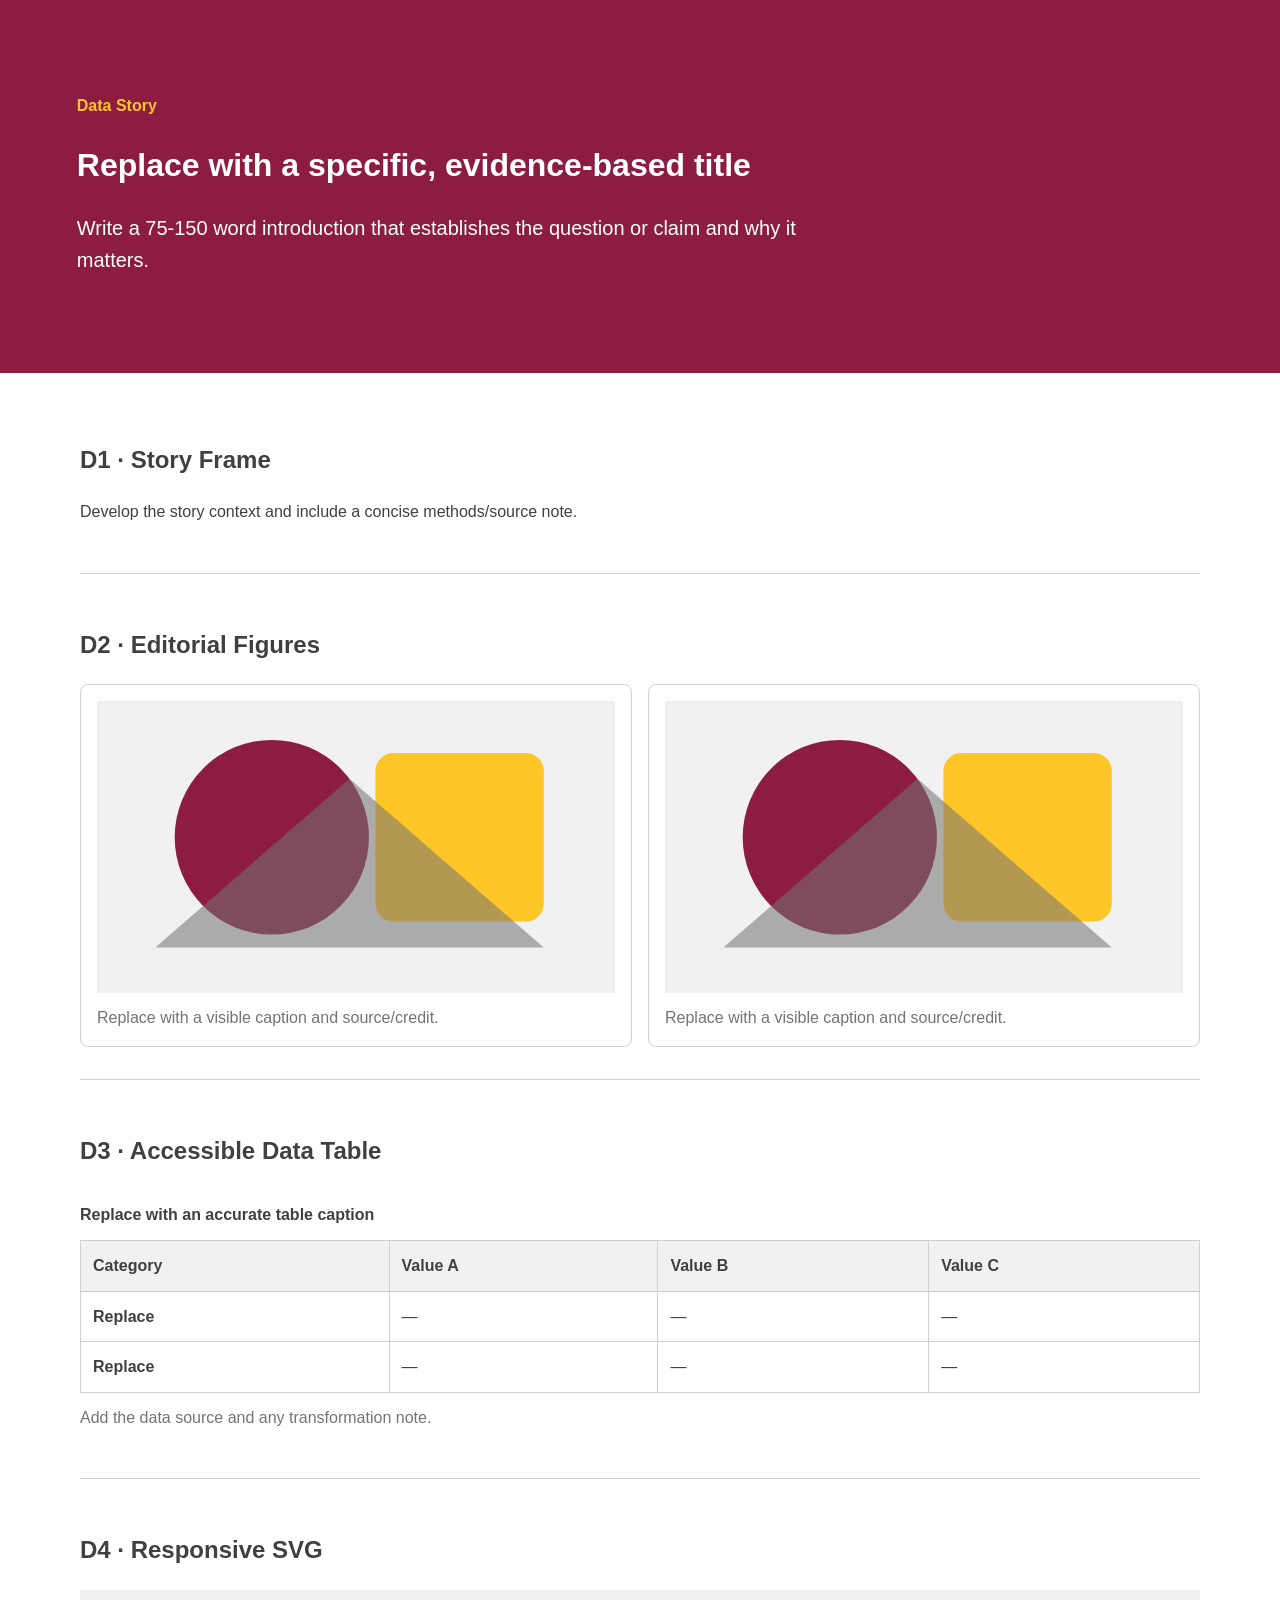
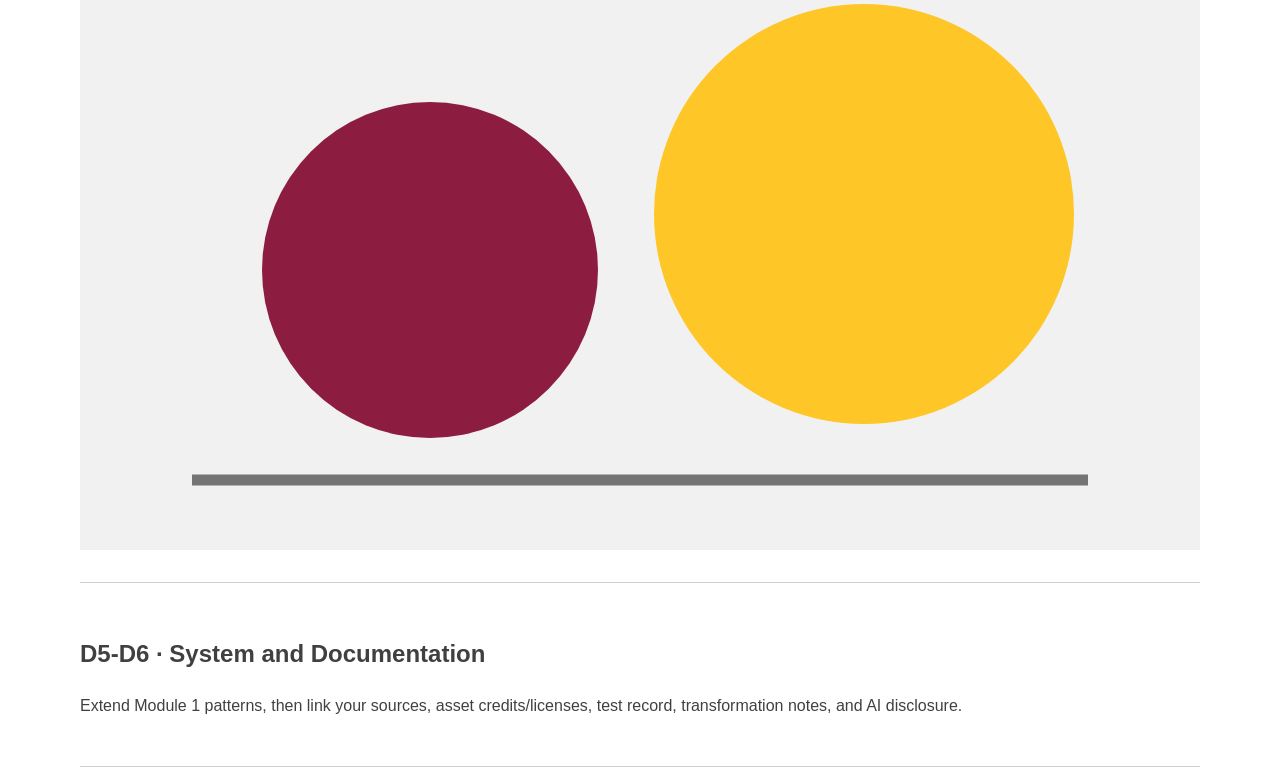
<file: ASSESSMENT-Data-Story-Starter/index.html>
<!doctype html>
<html lang="en"><head><meta charset="utf-8">
    <meta name="viewport" content="width=device-width, initial-scale=1">
    <title>Data Story</title><link rel="stylesheet" href="styles.css">
</head>
<body>
    <header class="story-header">
        <p class="eyebrow">Data Story</p>
        <h1>Replace with a specific, evidence-based title</h1>
        <p class="lede">Write a 75-150 word introduction that establishes the question or claim and why it matters.</p>
    </header>
    <main>
        <section id="story-frame">
            <h2>D1 · Story Frame</h2>
            <p>Develop the story context and include a concise methods/source note.</p>
        </section>
        <section id="figures">
            <h2>D2 · Editorial Figures</h2>
            <div class="story-grid">
                <figure>
                    <img src="placeholder.svg" alt="Replace with a contextual alternative" width="800" height="450">
                    <figcaption>Replace with a visible caption and source/credit.</figcaption>
                </figure>
                <figure>
                    <img src="placeholder.svg" alt="Replace with a contextual alternative" width="800" height="450">
                    <figcaption>Replace with a visible caption and source/credit.</figcaption>
                </figure>
            </div>
        </section>
        <section id="data-table">
            <h2>D3 · Accessible Data Table</h2>
            <div class="table-region" role="region" aria-label="Replace with a specific table label" tabindex="0">
                <table>
                    <caption>Replace with an accurate table caption</caption>
                    <thead>
                        <tr>
                            <th scope="col">Category</th>
                            <th scope="col">Value A</th>
                            <th scope="col">Value B</th>
                            <th scope="col">Value C</th>
                        </tr>
                    </thead>
                    <tbody>
                        <tr>
                            <th scope="row">Replace</th>
                            <td>—</td>
                            <td>—</td>
                            <td>—</td>
                        </tr>
                        <tr>
                            <th scope="row">Replace</th>
                            <td>—</td>
                            <td>—</td>
                            <td>—</td>
                        </tr>
                    </tbody>
                </table>
            </div>
            <p class="source-note">Add the data source and any transformation note.</p>
        </section>
        <section id="vector-story">
            <h2>D4 · Responsive SVG</h2>
            <svg class="story-graphic" viewBox="0 0 800 400" role="img" aria-labelledby="graphic-title graphic-desc">
                <title id="graphic-title">Replace with a concise title</title>
                <desc id="graphic-desc">Replace with an equivalent description of the meaningful comparison or pattern.</desc>
                <rect class="graphic-surface" width="800" height="400"/>
                <circle class="graphic-primary" cx="250" cy="200" r="120"/>
                <circle class="graphic-accent" cx="560" cy="160" r="150"/>
                <path class="graphic-line" d="M80 350H720"/>
            </svg>
        </section>
        <section id="documentation">
            <h2>D5-D6 · System and Documentation</h2>
            <p>Extend Module 1 patterns, then link your sources, asset credits/licenses, test record, transformation notes, and AI disclosure.</p>
        </section>
        </main>
    </body>
    </html>
</file>
<file: ASSESSMENT-Data-Story-Starter/styles.css>
:root{
    --color-text:#404040;
    --color-surface:#fff;
    --color-action:#8c1d40;
    --color-accent:#ffc627;
    --color-muted:#747474;
    --color-border:#d0d0d0;
    --space-3:1rem;
    --radius-card:.5rem;
    --measure:68ch;
}
*,*::before,*::after{
    box-sizing:border-box;
}
body{
    margin:0;
    color:var(--color-text);
    background:var(--color-surface);
    font-family:Arial,sans-serif;
    line-height:1.6;
}
.story-header{
    padding:clamp(2rem,6vw,5rem);
    background:var(--color-action);
    color:#fff;
}
.eyebrow{
    color:var(--color-accent);
    font-weight:700;
}
.lede{
    max-width:var(--measure);
    font-size:1.25rem;
}
main{
    max-width:72rem;
    margin:auto;
    padding:var(--space-3);
}
section{
    padding-block:2rem;
    border-bottom:1px solid var(--color-border);
}
.story-grid{
    display:grid;gap:var(--space-3);
    grid-template-columns:repeat(auto-fit,minmax(min(100%,22rem),1fr));
}
figure{
    margin:0;padding:var(--space-3);
    border:1px solid var(--color-border);
    border-radius:var(--radius-card);
}
img,.story-graphic{
    display:block;
    max-width:100%;
    height:auto;
}
figcaption,.source-note{
    margin-top:.75rem;
    color:var(--color-muted);
}
.table-region{
    overflow-x:auto;
}
table{
    width:100%;
    min-width:46rem;
    border-collapse:collapse;
}
caption{
    text-align:left;
    font-weight:700;
    padding:.75rem 0;
}
th,td{
    padding:.75rem;
    border:1px solid var(--color-border);
    text-align:left;
}
thead{
    background:#f1f1f1;
}
.table-region:focus-visible{
    outline:.2rem solid var(--color-accent);
    outline-offset:.2rem;
}
.graphic-surface{
    fill:#f1f1f1;
}
.graphic-primary{
    fill:var(--color-action);
}
.graphic-accent{
    fill:var(--color-accent);
}
.graphic-line{
    stroke:var(--color-muted);
    stroke-width:8;
}
</file>
